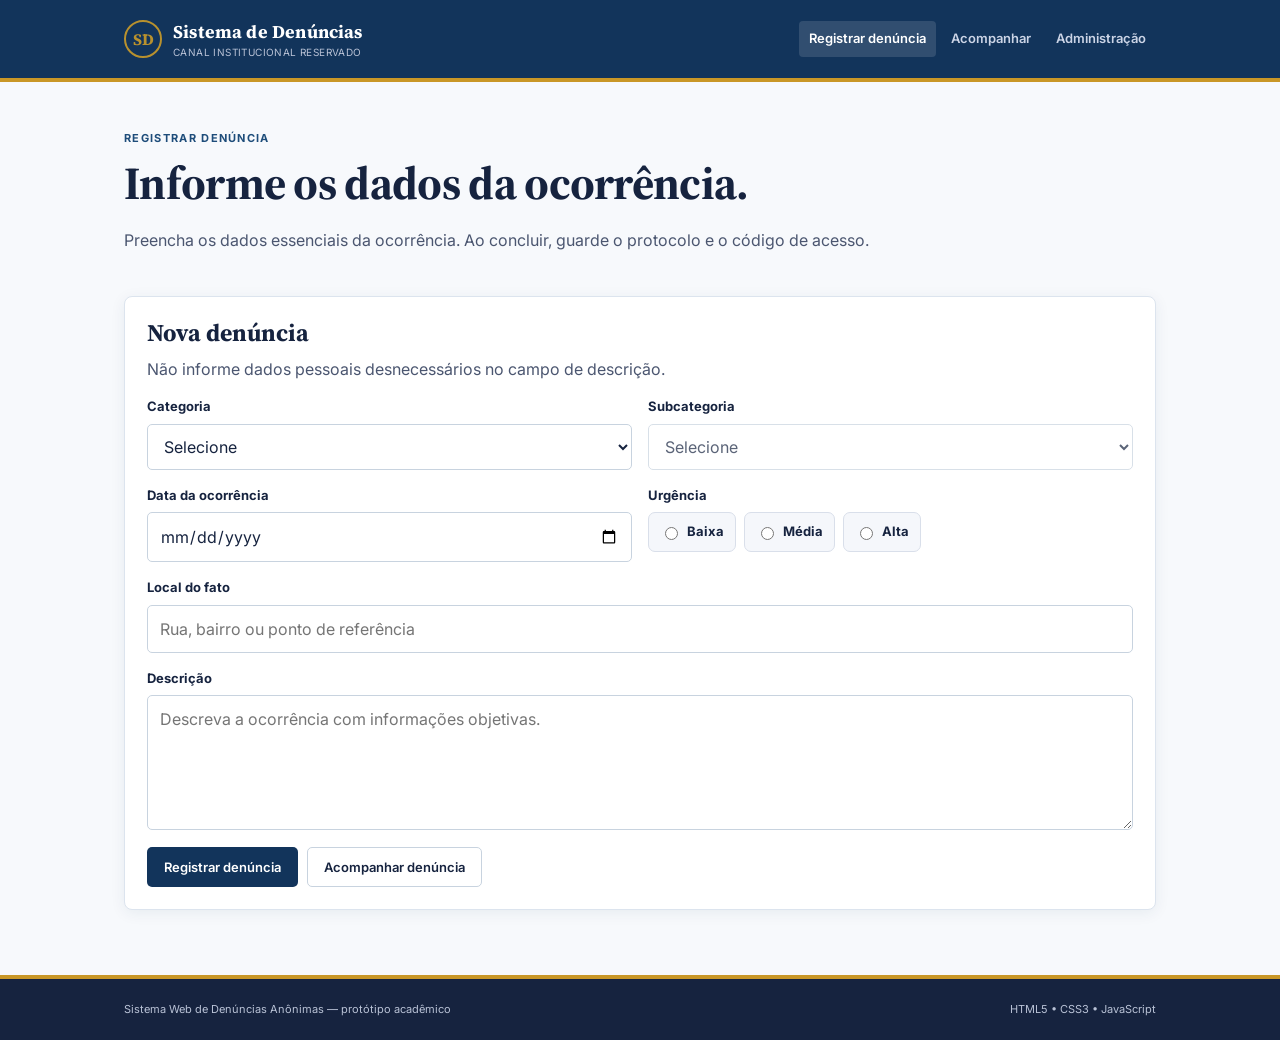
<file: index.html>
<!doctype html><html lang="pt-BR"><head><meta charset="utf-8"><meta name="viewport" content="width=device-width,initial-scale=1"><meta name="description" content="Registro de denúncias anônimas"><title>Registrar denúncia</title><link rel="stylesheet" href="css/style.css"></head><body data-page="index"><header class="site-header"><div class="site-header-inner"><a class="brand" href="index.html"><span class="seal">SD</span><span><strong>Sistema de Denúncias</strong><small>Canal institucional reservado</small></span></a><nav class="nav"><a href="index.html">Registrar denúncia</a><a href="consulta.html">Acompanhar</a><a href="admin.html">Administração</a></nav></div></header><main><div class="container"><section class="hero"><div class="eyebrow">Registrar denúncia</div><h1>Informe os dados da ocorrência.</h1><p>Preencha os dados essenciais da ocorrência. Ao concluir, guarde o protocolo e o código de acesso.</p></section><section class="card layout"><h2>Nova denúncia</h2><p>Não informe dados pessoais desnecessários no campo de descrição.</p><form id="form-registro"><div class="formgrid"><div class="field"><label for="categoria">Categoria</label><select id="categoria" required><option value="">Selecione</option></select></div><div class="field"><label for="subcategoria">Subcategoria</label><select id="subcategoria" disabled required><option value="">Selecione</option></select></div><div class="field"><label for="data-ocorrencia">Data da ocorrência</label><input id="data-ocorrencia" type="date" required></div><div class="field"><label>Urgência</label><div class="radios"><label class="radio"><input type="radio" name="urgencia" value="Baixa">Baixa</label><label class="radio"><input type="radio" name="urgencia" value="Média">Média</label><label class="radio"><input type="radio" name="urgencia" value="Alta">Alta</label></div></div><div class="field wide"><label for="local">Local do fato</label><input id="local" maxlength="160" placeholder="Rua, bairro ou ponto de referência" required></div><div class="field wide"><label for="descricao">Descrição</label><textarea id="descricao" minlength="20" maxlength="3000" placeholder="Descreva a ocorrência com informações objetivas." required></textarea></div></div><div id="form-mensagem" class="notice" hidden></div><div class="actions"><button class="btn primary">Registrar denúncia</button><a class="btn secondary" href="consulta.html">Acompanhar denúncia</a></div></form></section><section id="confirmacao" class="card" hidden><div class="eyebrow">Registro concluído</div><h2>Guarde seu protocolo e código</h2><p>Sem esses dois dados, o protótipo não consegue localizar sua denúncia.</p><strong>Protocolo</strong><div id="protocolo-gerado" class="credential mono"></div><strong>Código de acesso</strong><div id="codigo-gerado" class="credential mono"></div><div class="actions"><a class="btn primary" href="consulta.html">Acompanhar</a><button id="btn-nova" class="btn secondary">Nova denúncia</button></div></section></div></main><footer><div class="container footerin"><span>Sistema Web de Denúncias Anônimas — protótipo acadêmico</span><span>HTML5 • CSS3 • JavaScript</span></div></footer><script src="js/app.js"></script></body></html>
</file>
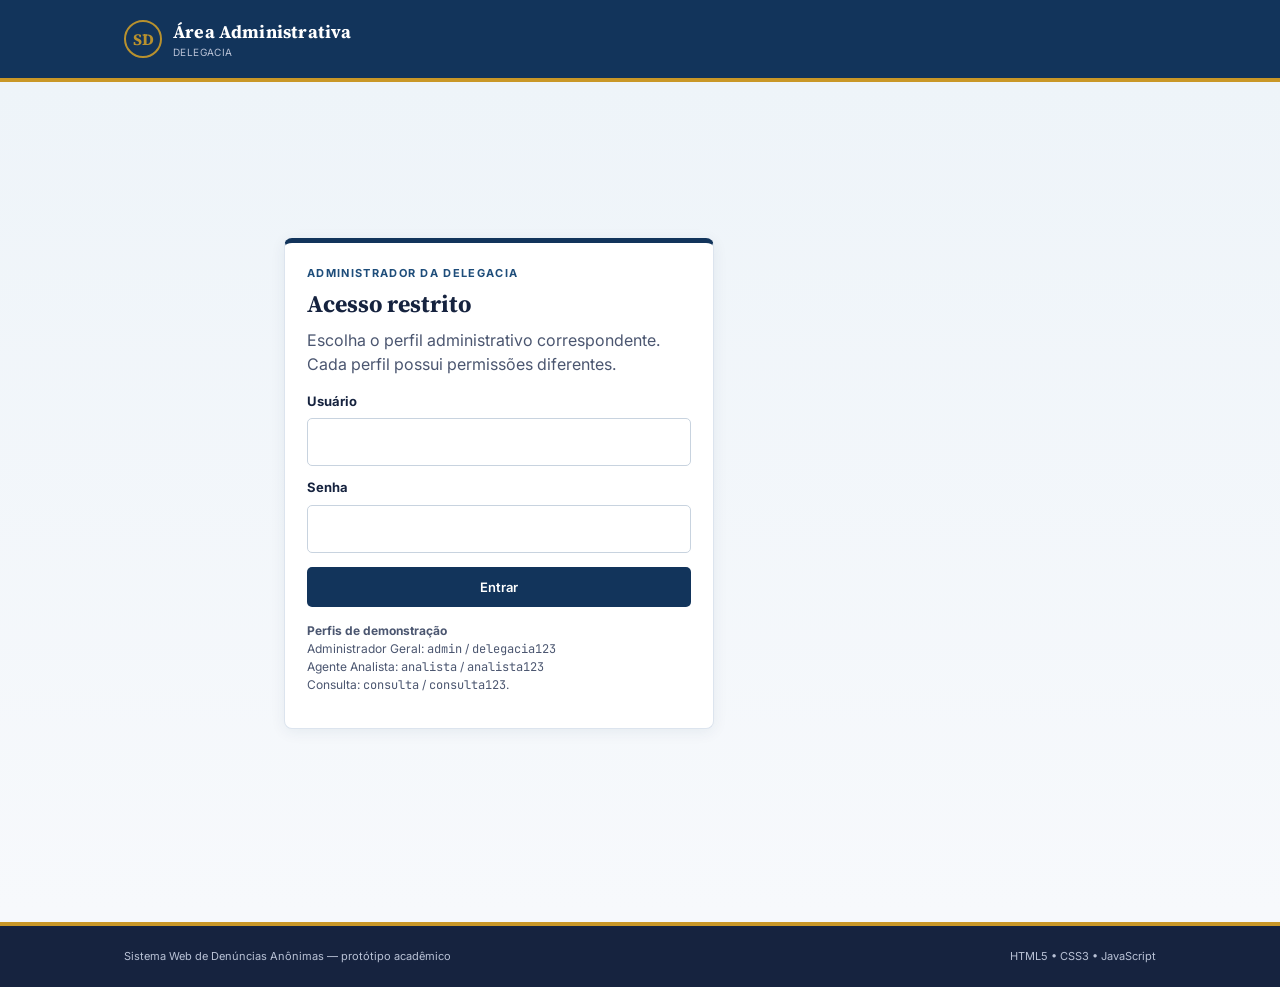
<file: admin.html>
<!doctype html><html lang="pt-BR"><head><meta charset="utf-8"><meta name="viewport" content="width=device-width,initial-scale=1"><title>Login administrativo</title><link rel="stylesheet" href="css/style.css"></head><body data-page="admin"><header class="site-header"><div class="site-header-inner"><a class="brand" href="index.html"><span class="seal">SD</span><span><strong>Área Administrativa</strong><small>Delegacia</small></span></a></div></header><main class="login"><div class="container"><section class="card"><div class="eyebrow">Administrador da Delegacia</div><h1>Acesso restrito</h1><p>Escolha o perfil administrativo correspondente. Cada perfil possui permissões diferentes.</p><form id="form-login"><div class="field"><label for="login-usuario">Usuário</label><input id="login-usuario" autocomplete="username" required></div><div class="field" style="margin-top:12px"><label for="login-senha">Senha</label><input id="login-senha" type="password" autocomplete="current-password" required></div><div id="login-mensagem" class="notice" hidden></div><button class="btn primary" style="width:100%;margin-top:14px">Entrar</button></form><p style="margin-top:15px;font-size:12px"><strong>Perfis de demonstração</strong><br>Administrador Geral: <span class="mono">admin</span> / <span class="mono">delegacia123</span><br>Agente Analista: <span class="mono">analista</span> / <span class="mono">analista123</span><br>Consulta: <span class="mono">consulta</span> / <span class="mono">consulta123</span>.</p></section></div></main><footer><div class="container footerin"><span>Sistema Web de Denúncias Anônimas — protótipo acadêmico</span><span>HTML5 • CSS3 • JavaScript</span></div></footer><script src="js/app.js"></script></body></html>
</file>
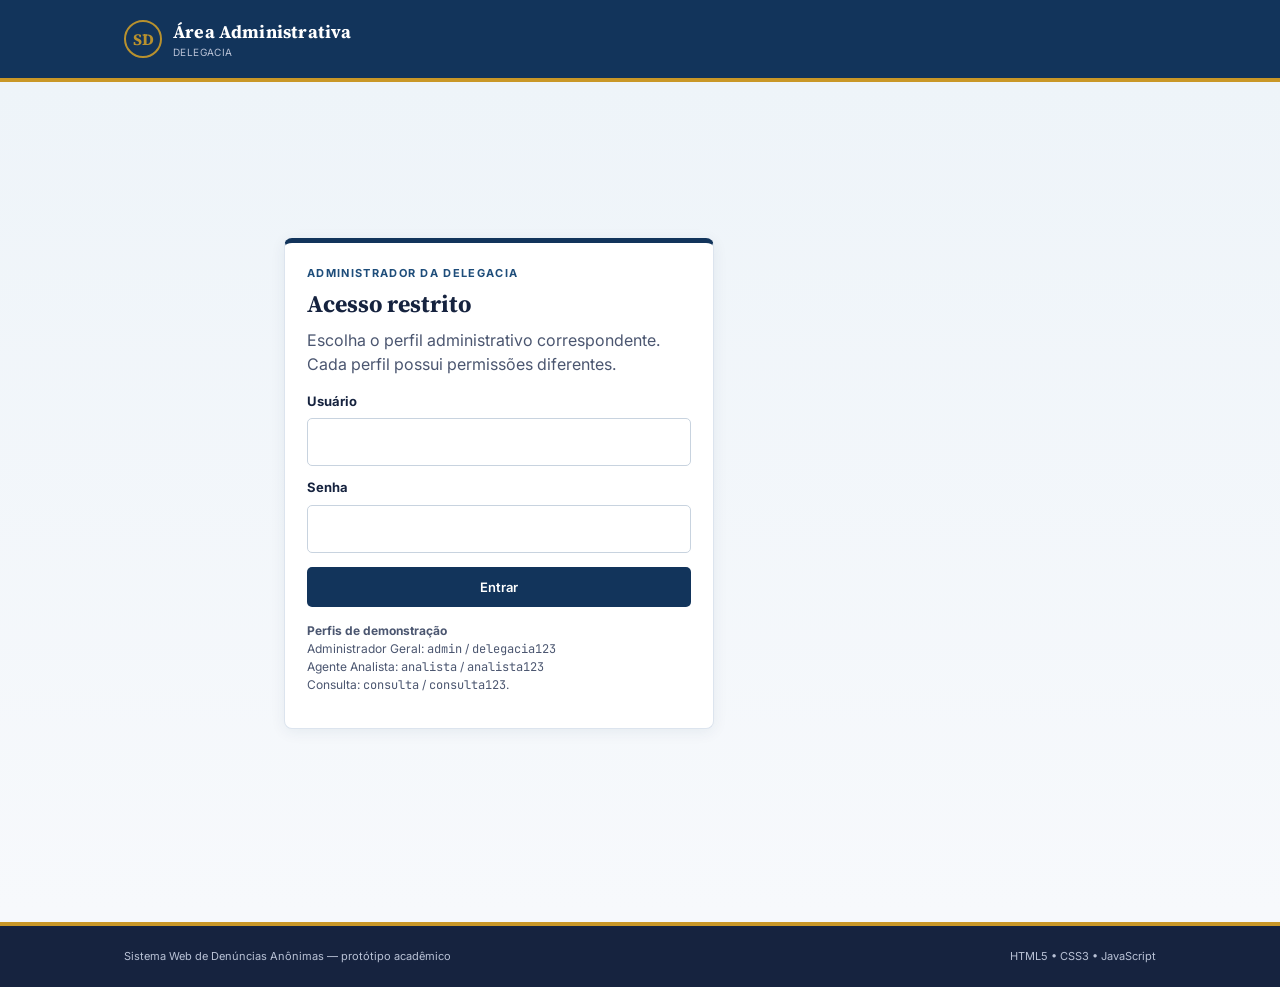
<file: agentes.html>
<!doctype html><html lang="pt-BR"><head><meta charset="utf-8"><meta name="viewport" content="width=device-width,initial-scale=1"><title>Agentes administrativos</title><link rel="stylesheet" href="css/style.css"></head><body data-page="agentes"><header class="site-header"><div class="site-header-inner"><a class="brand" href="index.html"><span class="seal">SD</span><span><strong>Área Administrativa</strong><small>Delegacia</small></span></a><nav class="nav"><a href="dashboard.html">Dashboard</a><a href="agentes.html">Agentes</a><a href="#" id="btn-sair">Sair</a></nav></div></header><main><div class="container"><section class="hero"><div class="eyebrow">Administrador da Delegacia</div><h1>Agentes e permissões</h1><p>Organize os usuários administrativos do protótipo.</p></section><div class="grid grid2"><section class="card"><h2>Cadastrar agente</h2><form id="form-agente"><div class="field"><label for="agente-nome">Nome</label><input id="agente-nome" required></div><div class="field" style="margin-top:12px"><label for="agente-matricula">Matrícula</label><input id="agente-matricula" required></div><div class="field" style="margin-top:12px"><label for="agente-permissao">Permissão</label><select id="agente-permissao"><option>Administrador Geral</option><option>Agente Analista</option><option>Consulta</option></select></div><div id="agente-msg" class="notice" hidden></div><button class="btn primary" style="margin-top:14px">Cadastrar</button></form></section><section class="card"><h2>Perfis</h2><p><strong>Administrador Geral:</strong> gerenciamento do protótipo.</p><p><strong>Agente Analista:</strong> análise e atualização das denúncias.</p><p><strong>Consulta:</strong> visualização dos registros.</p><p style="font-size:12px">Os perfis são cadastrados para demonstração. Autenticação individual exigiria backend.</p></section></div><section class="card" style="margin-top:20px"><h2>Agentes cadastrados</h2><div class="tablewrap"><table><thead><tr><th>Nome</th><th>Matrícula</th><th>Permissão</th><th>Ação</th></tr></thead><tbody id="agentes"></tbody></table></div></section></div></main><footer><div class="container footerin"><span>Sistema Web de Denúncias Anônimas — protótipo acadêmico</span><span>HTML5 • CSS3 • JavaScript</span></div></footer><script src="js/app.js"></script></body></html>
</file>
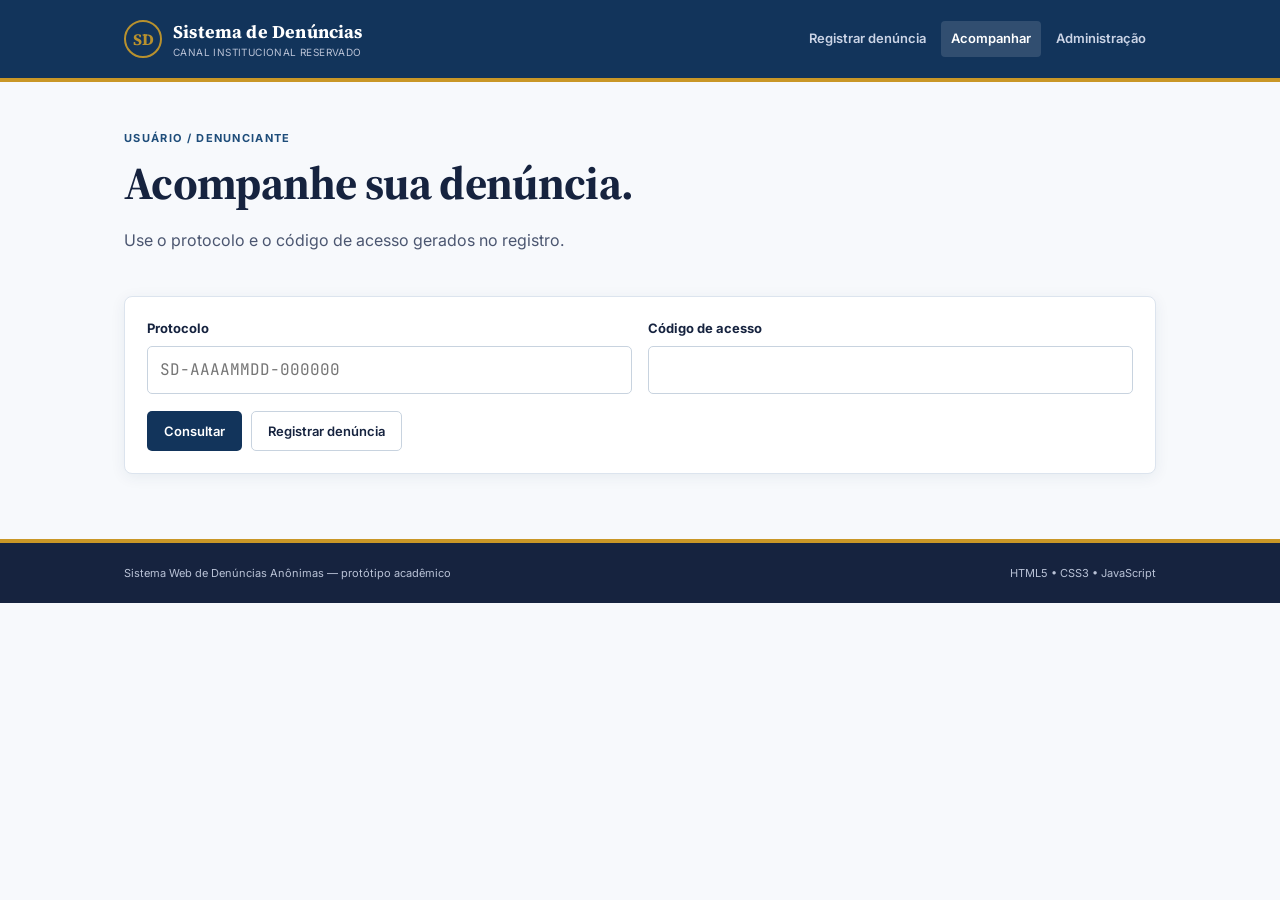
<file: consulta.html>
<!doctype html><html lang="pt-BR"><head><meta charset="utf-8"><meta name="viewport" content="width=device-width,initial-scale=1"><title>Acompanhar denúncia</title><link rel="stylesheet" href="css/style.css"></head><body data-page="consulta"><header class="site-header"><div class="site-header-inner"><a class="brand" href="index.html"><span class="seal">SD</span><span><strong>Sistema de Denúncias</strong><small>Canal institucional reservado</small></span></a><nav class="nav"><a href="index.html">Registrar denúncia</a><a href="consulta.html">Acompanhar</a><a href="admin.html">Administração</a></nav></div></header><main><div class="container"><section class="hero"><div class="eyebrow">Usuário / Denunciante</div><h1>Acompanhe sua denúncia.</h1><p>Use o protocolo e o código de acesso gerados no registro.</p></section><section class="card"><form id="form-consulta"><div class="formgrid"><div class="field"><label for="protocolo">Protocolo</label><input id="protocolo" class="mono" required placeholder="SD-AAAAMMDD-000000"></div><div class="field"><label for="codigo-acesso">Código de acesso</label><input id="codigo-acesso" class="mono" maxlength="8" required></div></div><div id="consulta-mensagem" class="notice" hidden></div><div class="actions"><button class="btn primary">Consultar</button><a class="btn secondary" href="index.html">Registrar denúncia</a></div></form></section><section id="resultado" class="card" hidden style="margin-top:20px"></section></div></main><footer><div class="container footerin"><span>Sistema Web de Denúncias Anônimas — protótipo acadêmico</span><span>HTML5 • CSS3 • JavaScript</span></div></footer><script src="js/app.js"></script></body></html>
</file>
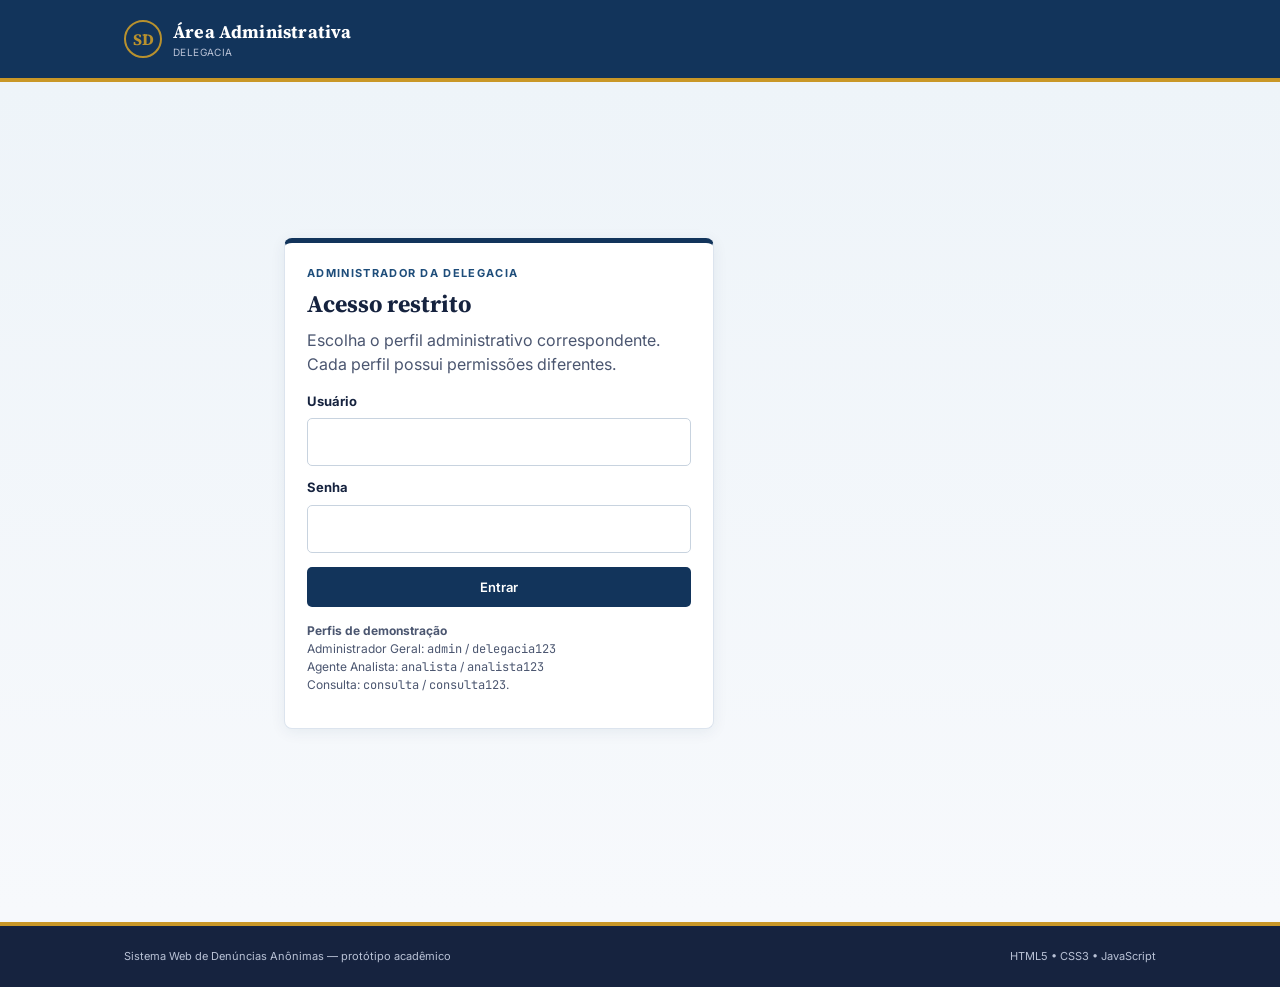
<file: dashboard.html>
<!doctype html><html lang="pt-BR"><head><meta charset="utf-8"><meta name="viewport" content="width=device-width,initial-scale=1"><title>Dashboard administrativo</title><link rel="stylesheet" href="css/style.css"></head><body data-page="dashboard"><header class="site-header"><div class="site-header-inner"><a class="brand" href="index.html"><span class="seal">SD</span><span><strong>Área Administrativa</strong><small>Delegacia</small></span></a><nav class="nav"><a href="dashboard.html">Dashboard</a><a href="agentes.html">Agentes</a><a href="#" id="btn-sair">Sair</a></nav></div></header><main><div class="container"><section class="hero"><div class="eyebrow">Administrador da Delegacia</div><h1>Gerenciamento de denúncias</h1><p>Visualize, filtre e atualize ocorrências registradas no protótipo.</p></section><div class="stats"><div class="stat"><span>Total</span><strong id="total">0</strong></div><div class="stat"><span>Recebidas</span><strong id="recebidas">0</strong></div><div class="stat"><span>Em investigação</span><strong id="investigacao">0</strong></div><div class="stat"><span>Concluídas</span><strong id="concluidas">0</strong></div><div class="stat"><span>Arquivadas</span><strong id="arquivadas">0</strong></div></div><section class="card" style="margin-top:20px"><h2>Filtros</h2><div class="filters"><div class="field"><label for="busca">Busca</label><input id="busca" placeholder="Protocolo, categoria, local..."></div><div class="field"><label for="fstatus">Status</label><select id="fstatus"><option value="">Todos</option></select></div><div class="field"><label for="furg">Urgência</label><select id="furg"><option value="">Todas</option></select></div><div class="field"><label for="fcat">Categoria</label><select id="fcat"><option value="">Todas</option></select></div><button id="limpar" class="btn secondary">Limpar</button></div></section><section class="card" style="margin-top:20px"><div class="profilebar"><span>Usuário autenticado:</span><strong id="admin-identidade"></strong><span>Perfil: </span><span id="perfil-atual" class="pill"></span></div><div style="display:flex;justify-content:space-between;gap:10px;align-items:center;flex-wrap:wrap"><div><h2>Denúncias</h2><p>Registros persistidos neste navegador.</p></div><button id="exportar" class="btn secondary">Exportar JSON</button></div><div id="dashboard-msg" class="notice" hidden></div><div class="tablewrap"><table><thead><tr><th>Protocolo</th><th>Registro</th><th>Categoria</th><th>Local</th><th>Urgência</th><th>Status</th><th>Ações</th></tr></thead><tbody id="tabela"></tbody></table></div></section><div class="mini-grid"><section class="card"><h2>Resumo por categoria</h2><div id="categoria-resumo"></div></section><section class="card"><h2>Perfis e permissões</h2><p><strong>Administrador Geral:</strong> atualização, arquivamento, agentes e exportação.</p><p><strong>Agente Analista:</strong> atualização e exportação.</p><p><strong>Consulta:</strong> somente visualização.</p></section></div></div></main><div id="modal-view" class="modal" hidden><section class="card"><div style="display:flex;justify-content:space-between;gap:10px"><h2>Detalhes da denúncia</h2><button id="fechar-view" class="btn secondary">Fechar</button></div><div id="view-content"></div></section></div><div id="modal" class="modal" hidden><section class="card"><div style="display:flex;justify-content:space-between;gap:10px"><div><h2>Gerenciar denúncia</h2><p>Protocolo: <span id="edit-protocolo" class="mono"></span></p></div><button id="fechar" class="btn secondary">Fechar</button></div><form id="form-edicao"><div class="field"><label for="edit-status">Status</label><select id="edit-status"></select></div><div class="field" style="margin-top:12px"><label for="edit-obs">Observação</label><textarea id="edit-obs" maxlength="1000" placeholder="Descreva a atualização realizada."></textarea></div><button class="btn primary" style="margin-top:14px">Salvar atualização</button></form></section></div><footer><div class="container footerin"><span>Sistema Web de Denúncias Anônimas — protótipo acadêmico</span><span>HTML5 • CSS3 • JavaScript</span></div></footer><script src="js/app.js"></script></body></html>
</file>
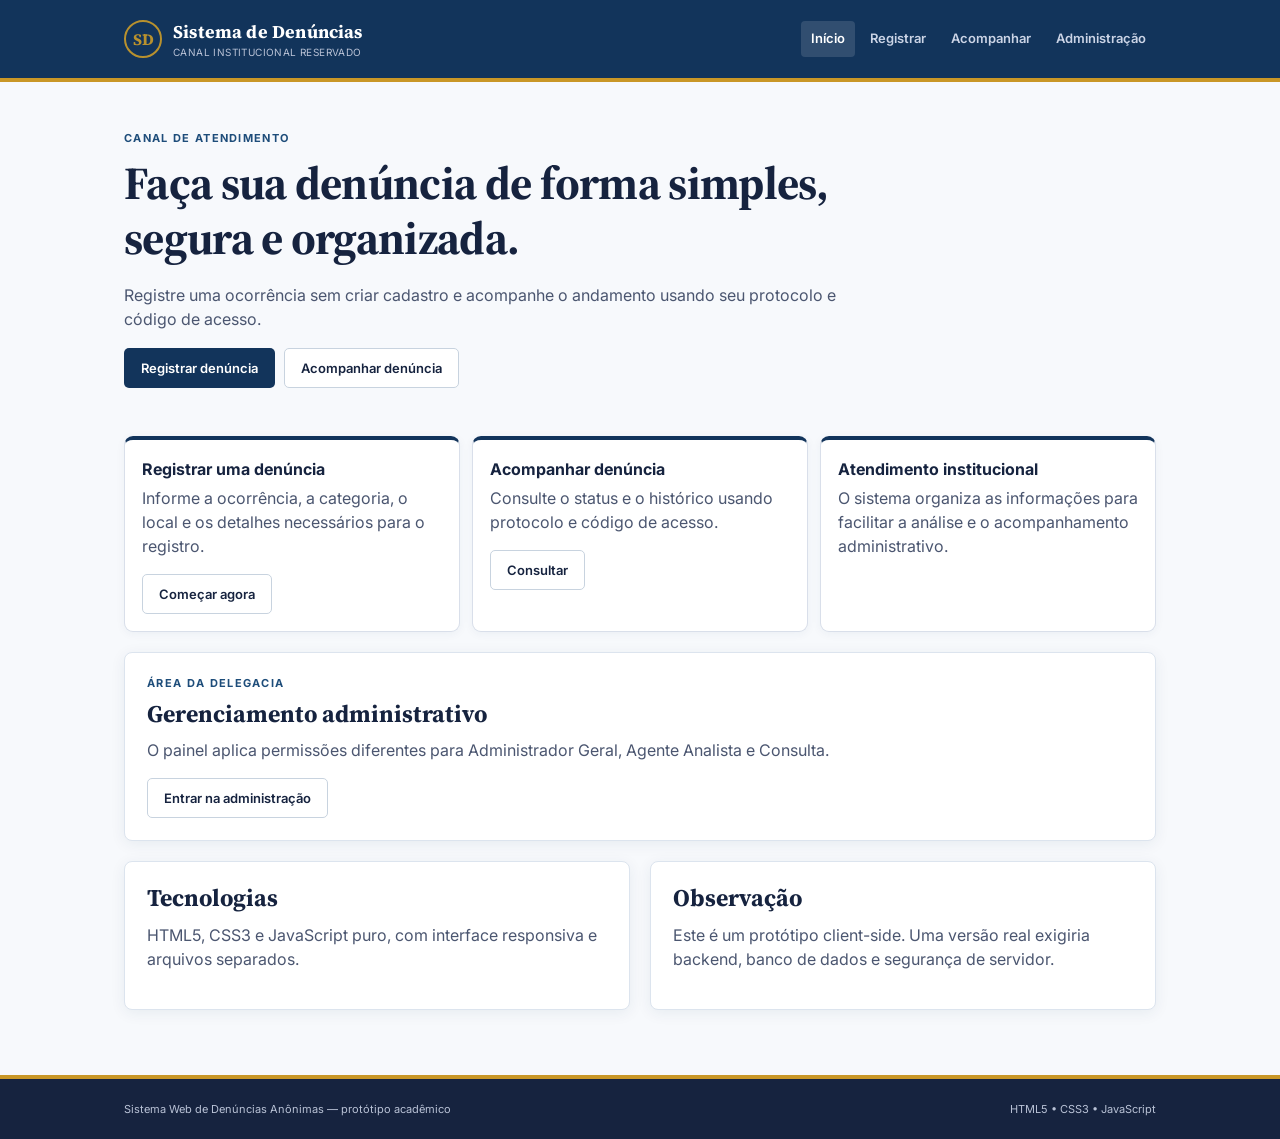
<file: inicio.html>
<!doctype html><html lang="pt-BR"><head><meta charset="utf-8"><meta name="viewport" content="width=device-width,initial-scale=1"><meta name="description" content="Sistema Web de Denúncias Anônimas"><title>Sistema de Denúncias Anônimas</title><link rel="stylesheet" href="css/style.css"></head><body data-page="inicio">
<header class="site-header"><div class="site-header-inner"><a class="brand" href="inicio.html"><span class="seal">SD</span><span><strong>Sistema de Denúncias</strong><small>Canal institucional reservado</small></span></a><nav class="nav"><a href="inicio.html" aria-current="page">Início</a><a href="index.html">Registrar</a><a href="consulta.html">Acompanhar</a><a href="admin.html">Administração</a></nav></div></header>
<main><div class="container"><section class="hero"><div class="eyebrow">Canal de atendimento</div><h1>Faça sua denúncia de forma simples, segura e organizada.</h1><p>Registre uma ocorrência sem criar cadastro e acompanhe o andamento usando seu protocolo e código de acesso.</p><div class="actions"><a class="btn primary" href="index.html">Registrar denúncia</a><a class="btn secondary" href="consulta.html">Acompanhar denúncia</a></div></section>
<section class="info-grid"><article class="info-card"><strong>Registrar uma denúncia</strong><p>Informe a ocorrência, a categoria, o local e os detalhes necessários para o registro.</p><a class="btn secondary" href="index.html">Começar agora</a></article><article class="info-card"><strong>Acompanhar denúncia</strong><p>Consulte o status e o histórico usando protocolo e código de acesso.</p><a class="btn secondary" href="consulta.html">Consultar</a></article><article class="info-card"><strong>Atendimento institucional</strong><p>O sistema organiza as informações para facilitar a análise e o acompanhamento administrativo.</p></article></section>
<section class="card" style="margin-top:20px"><div class="eyebrow">Área da Delegacia</div><h2>Gerenciamento administrativo</h2><p>O painel aplica permissões diferentes para Administrador Geral, Agente Analista e Consulta.</p><a class="btn secondary" href="admin.html">Entrar na administração</a></section>
<section class="grid grid2" style="margin-top:20px"><div class="card"><h2>Tecnologias</h2><p>HTML5, CSS3 e JavaScript puro, com interface responsiva e arquivos separados.</p></div><div class="card"><h2>Observação</h2><p>Este é um protótipo client-side. Uma versão real exigiria backend, banco de dados e segurança de servidor.</p></div></section>
</div></main><footer><div class="container footerin"><span>Sistema Web de Denúncias Anônimas — protótipo acadêmico</span><span>HTML5 • CSS3 • JavaScript</span></div></footer><script src="js/app.js"></script></body></html>
</file>
<file: css/style.css>
@import url('https://fonts.googleapis.com/css2?family=Source+Serif+4:opsz,wght@8..60,500;8..60,600;8..60,700&family=Inter:wght@400;500;600;700&family=JetBrains+Mono:wght@500;600&display=swap');
:root{--ink:#16233F;--soft:#4B5670;--faint:#8792A6;--bg:#EEF1F6;--surface:#fff;--surface2:#F5F7FB;--line:#D9DFEA;--gold:#B8912E;--urgent:#A63A31;--warn:#A2711A;--info:#2F5FA6;--ok:#2E7A54;--gray:#6B7280;--radius:10px;--shadow:0 1px 2px rgba(22,35,63,.06),0 8px 24px -12px rgba(22,35,63,.18)}
*{box-sizing:border-box}html{scroll-behavior:smooth}body{margin:0;font-family:Inter,Arial,sans-serif;background:var(--bg);color:var(--ink);line-height:1.5}h1,h2,h3{font-family:"Source Serif 4",Georgia,serif;line-height:1.2;margin:0 0 .4em}p{color:var(--soft);margin:0 0 1em}a{color:inherit}.container{max-width:1080px;margin:auto;padding:0 24px}
.site-header{background:var(--ink);color:#fff}.site-header-inner{max-width:1080px;margin:auto;padding:15px 24px;display:flex;justify-content:space-between;align-items:center;gap:15px;flex-wrap:wrap}.brand{display:flex;align-items:center;gap:11px;text-decoration:none}.seal{width:38px;height:38px;border:2px solid var(--gold);border-radius:50%;display:grid;place-items:center;color:var(--gold);font-family:"Source Serif 4";font-weight:700}.brand strong{font-family:"Source Serif 4";font-size:16px}.brand small{display:block;color:#B9C2D6;font-size:11px}.nav{display:flex;gap:5px;flex-wrap:wrap}.nav a{padding:8px 10px;text-decoration:none;color:#CBD4E6;border-radius:6px;font-size:13px;font-weight:600}.nav a:hover,.nav a[aria-current=page]{background:#ffffff12;color:#fff}
main{padding:34px 0 55px}.hero{padding:10px 0 22px}.eyebrow{text-transform:uppercase;letter-spacing:.12em;font-size:11px;font-weight:700;color:#7A5F1C;margin-bottom:8px}.hero h1{font-size:clamp(30px,5vw,46px)}.hero p{max-width:760px}.card{background:var(--surface);border:1px solid var(--line);border-radius:var(--radius);box-shadow:var(--shadow);padding:22px}.grid{display:grid;gap:20px}.grid2{grid-template-columns:repeat(2,minmax(0,1fr))}.formgrid{display:grid;grid-template-columns:repeat(2,minmax(0,1fr));gap:16px}.field{display:flex;flex-direction:column;gap:7px}.wide{grid-column:1/-1}label{font-size:13px;font-weight:700}input,select,textarea{width:100%;padding:11px 12px;border:1px solid var(--line);border-radius:7px;background:#fff;color:var(--ink);font:inherit;outline:none}textarea{min-height:135px;resize:vertical}input:focus,select:focus,textarea:focus{border-color:var(--info);box-shadow:0 0 0 3px #2f5fa61f}.radios{display:flex;gap:8px;flex-wrap:wrap}.radio{display:flex;align-items:center;gap:6px;background:var(--surface2);border:1px solid var(--line);padding:9px 11px;border-radius:7px;font-size:13px}.radio input{width:auto}.actions{display:flex;gap:9px;flex-wrap:wrap;margin-top:17px}.btn{border:1px solid transparent;border-radius:7px;padding:10px 14px;cursor:pointer;font:600 13px Inter;text-decoration:none;display:inline-flex;align-items:center;justify-content:center}.primary{background:var(--ink);color:#fff}.secondary{background:#fff;color:var(--ink);border-color:var(--line)}.danger{background:var(--urgent);color:#fff}.notice{margin-top:14px;padding:11px 13px;border-radius:7px;background:var(--surface2);border:1px solid var(--line);font-size:13px}.notice.error{background:#F6E4E1;color:#762B25;border-color:#E5BEB8}.notice.ok{background:#DFEFE7;color:#20563C;border-color:#BBDAC9}.hidden,[hidden]{display:none!important}.mono{font-family:"JetBrains Mono",monospace}.credential{padding:12px;margin:6px 0 15px;background:#FBF8EE;border:1px dashed var(--gold);border-radius:7px;font-size:19px}
.detail{display:grid;grid-template-columns:repeat(2,minmax(0,1fr));border:1px solid var(--line);border-radius:7px;overflow:hidden}.detail>div{padding:12px;border-bottom:1px solid #E7EBF3}.detail .wide{grid-column:1/-1}.detail dt{font-size:10px;text-transform:uppercase;color:var(--faint);font-weight:700}.detail dd{margin:3px 0 0;font-size:14px}.badge{display:inline-flex;padding:4px 9px;border-radius:99px;font-size:11px;font-weight:700}.status-Recebida{background:#E2EAF6;color:var(--info)}.status-Em-análise{background:#F3E7D2;color:var(--warn)}.status-Em-investigação{background:#E9E1F4;color:#694596}.status-Concluída{background:#DFEFE7;color:var(--ok)}.status-Arquivada{background:#E7E8EB;color:var(--gray)}.urg-Baixa{background:#DFEFE7;color:var(--ok)}.urg-Média{background:#F3E7D2;color:var(--warn)}.urg-Alta{background:#F6E4E1;color:var(--urgent)}
.stats{display:grid;grid-template-columns:repeat(4,1fr);gap:12px}.stat{background:#fff;border:1px solid var(--line);border-radius:9px;padding:15px}.stat span{font-size:11px;color:var(--faint)}.stat strong{display:block;font:700 27px "Source Serif 4"}.filters{display:grid;grid-template-columns:1.4fr 1fr 1fr 1fr auto;gap:9px;align-items:end}.tablewrap{overflow:auto;border:1px solid var(--line);border-radius:9px;background:#fff}table{width:100%;border-collapse:collapse;min-width:760px}th,td{padding:10px 11px;border-bottom:1px solid #E7EBF3;text-align:left;font-size:12px;vertical-align:middle}th{background:var(--surface2);font-size:10px;text-transform:uppercase;color:var(--soft)}.rowactions{display:flex;gap:5px;flex-wrap:wrap}.timeline{list-style:none;padding:0;margin:18px 0}.timeline li{border-left:2px solid var(--line);padding:10px 0 10px 18px;position:relative}.timeline li:before{content:"";position:absolute;left:-6px;top:17px;width:10px;height:10px;border-radius:50%;background:var(--gold)}.timeline small{display:block;color:var(--faint);margin-top:3px}.timeline p{font-size:13px;margin:3px 0}.empty{text-align:center;padding:30px;color:var(--faint)}.modal{position:fixed;inset:0;background:#16233f7a;padding:20px;overflow:auto;z-index:5}.modal .card{max-width:620px;margin:8vh auto}.login{min-height:calc(100vh - 70px);display:grid;place-items:center}.login .card{width:min(430px,100%)}footer{background:var(--ink);color:#B9C2D6;padding:22px 0;font-size:11px}.footerin{display:flex;justify-content:space-between;gap:15px;flex-wrap:wrap}
@media(max-width:800px){.grid2,.formgrid,.stats{grid-template-columns:1fr 1fr}.filters{grid-template-columns:1fr 1fr}.detail{grid-template-columns:1fr}.detail .wide{grid-column:auto}}
@media(max-width:560px){.container,.site-header-inner{padding-left:16px;padding-right:16px}.grid2,.formgrid,.stats,.filters{grid-template-columns:1fr}.wide{grid-column:auto}.card{padding:17px}.site-header-inner{align-items:flex-start}.nav{width:100%}.nav a{padding:7px 8px}}

.mini-grid{display:grid;grid-template-columns:repeat(2,minmax(0,1fr));gap:20px;margin-top:20px}
.mini-row{display:flex;justify-content:space-between;gap:12px;padding:9px 0;border-bottom:1px solid #E7EBF3;font-size:13px}.mini-row:last-child{border-bottom:0}
.profilebar{display:flex;gap:9px;align-items:center;flex-wrap:wrap;background:#F5F7FB;border:1px solid #D9DFEA;border-radius:7px;padding:10px 12px;font-size:12px;color:#4B5670}
.pill{padding:4px 8px;border-radius:99px;background:#E2EAF6;color:#2F5FA6;font-weight:700}
.info-grid{display:grid;grid-template-columns:repeat(3,minmax(0,1fr));gap:12px;margin-top:20px}
.info-card{padding:17px;background:#fff;border:1px solid #D9DFEA;border-radius:9px}.info-card strong{display:block;font-family:"Source Serif 4";font-size:19px;margin-bottom:5px}
@media(max-width:800px){.mini-grid,.info-grid{grid-template-columns:1fr 1fr}}@media(max-width:560px){.mini-grid,.info-grid{grid-template-columns:1fr}}

/* ---------- Camada visual do portal de referência ---------- */
:root{
  --portal-blue:#12345B;
  --portal-blue-2:#1E4D7A;
  --portal-blue-soft:#EAF1F8;
  --portal-green:#19715A;
  --portal-yellow:#C99727;
  --portal-bg:#F7F9FC;
}
body{background:var(--portal-bg)}
.site-header{background:var(--portal-blue);border-bottom:4px solid var(--portal-yellow)}
.site-header-inner{padding-top:18px;padding-bottom:18px}
.brand strong{font-size:18px;letter-spacing:.01em}
.brand small{font-size:10px;text-transform:uppercase;letter-spacing:.04em}
.nav a{font-size:13px;border-radius:4px}
.nav a:hover,.nav a[aria-current=page]{background:rgba(255,255,255,.13)}
main{padding-top:28px}
.hero{padding:20px 0 28px}
.hero h1{max-width:820px;letter-spacing:-.015em}
.hero p{font-size:16px;max-width:760px}
.eyebrow{color:var(--portal-blue-2)}
.card{border-radius:8px;box-shadow:0 3px 15px rgba(18,52,91,.07);border-color:#DCE4EE}
.btn{border-radius:5px;padding:11px 16px}
.primary{background:var(--portal-blue)}
.primary:hover{background:#0B2846}
.secondary{background:#fff;border-color:#C8D3DF}
.info-grid{align-items:stretch}
.info-card{border-top:4px solid var(--portal-blue);box-shadow:0 2px 10px rgba(18,52,91,.05)}
.info-card strong{font-family:Inter;font-size:16px}
.notice{border-radius:5px}
input,select,textarea{border-radius:5px;border-color:#C8D3DF}
input:focus,select:focus,textarea:focus{border-color:var(--portal-blue-2);box-shadow:0 0 0 3px rgba(30,77,122,.11)}
.credential{background:#F6F1DF;border-color:var(--portal-yellow);border-radius:5px}
.stats{grid-template-columns:repeat(5,minmax(0,1fr))}
.stat{border-top:3px solid var(--portal-blue);border-radius:6px}
.tablewrap{border-radius:7px}
th{background:#EDF3F8}
.modal{background:rgba(18,52,91,.5)}
.login{background:linear-gradient(180deg,#EEF4F9 0%,#F7F9FC 100%)}
.login .card{border-top:5px solid var(--portal-blue)}
footer{margin-top:10px;border-top:4px solid var(--portal-yellow)}
@media(max-width:800px){.stats{grid-template-columns:repeat(2,minmax(0,1fr))}}
@media(max-width:560px){.stats{grid-template-columns:1fr}}
</file>
